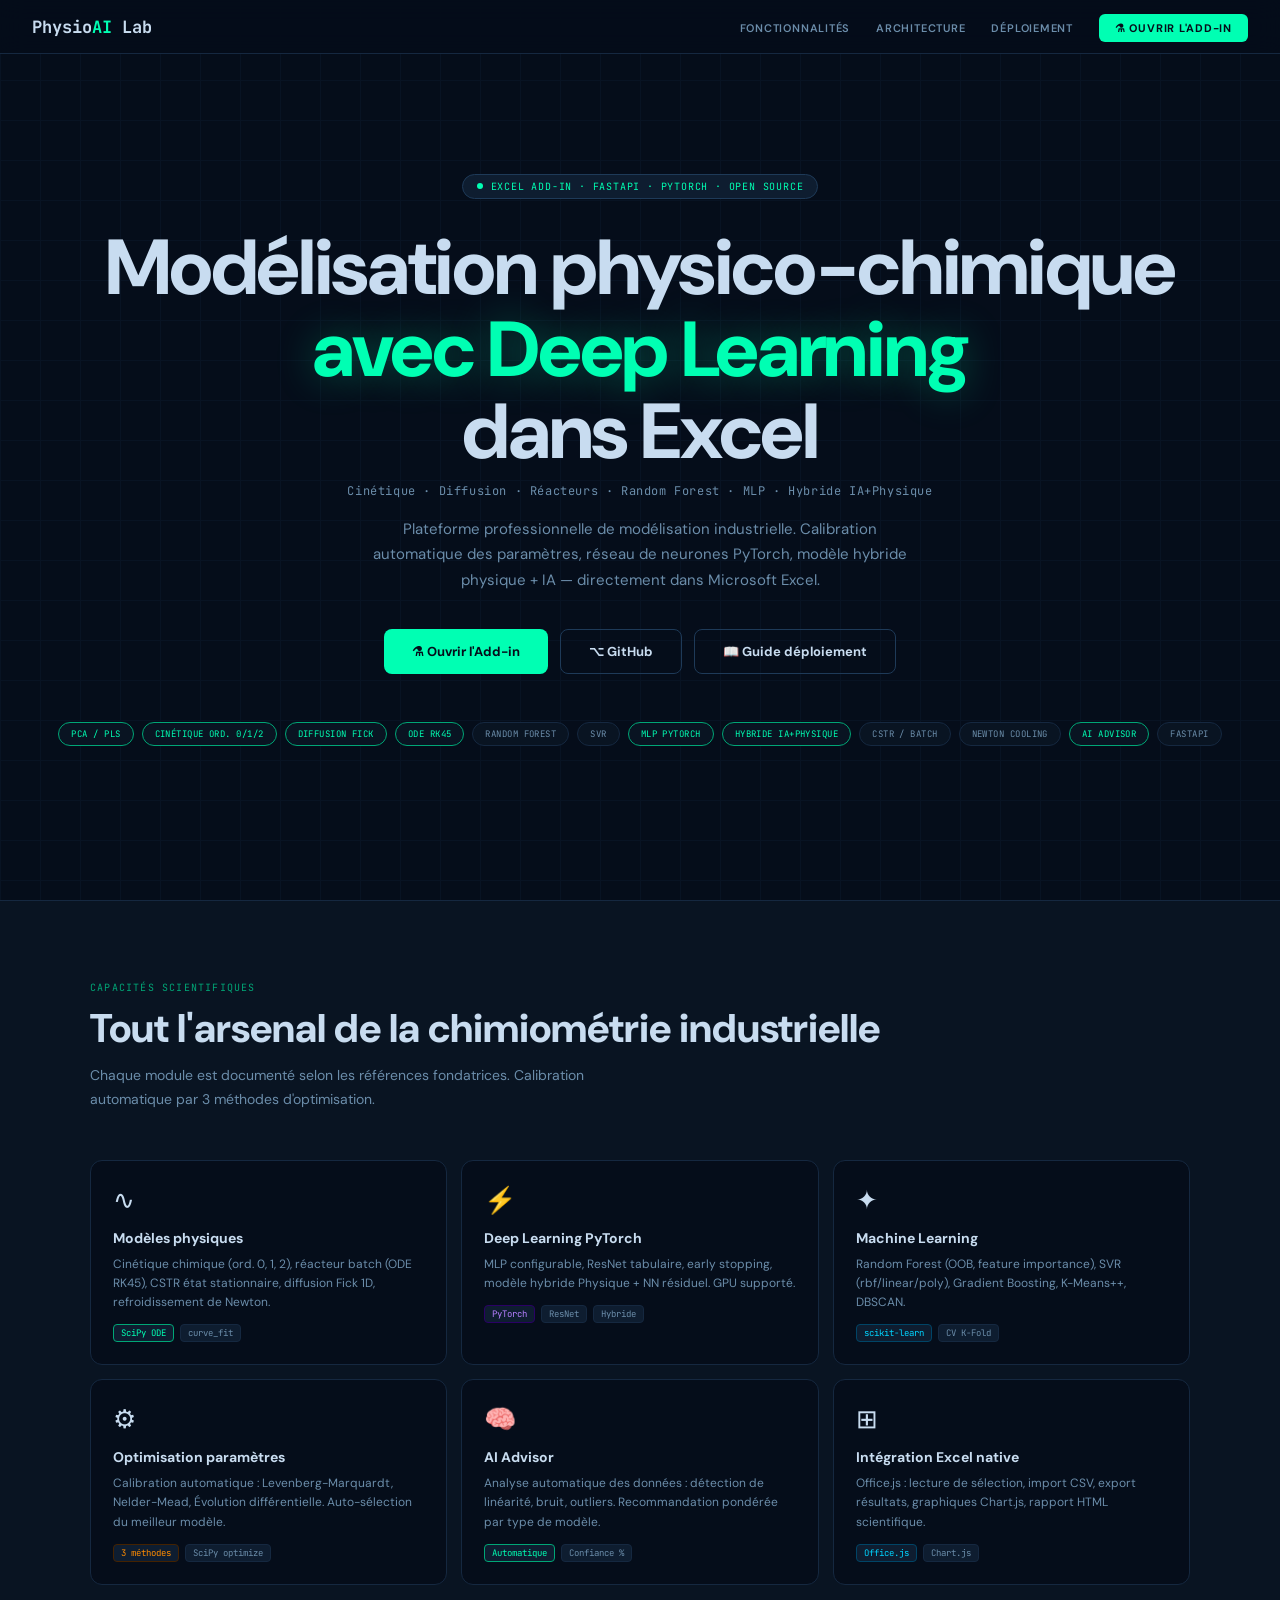
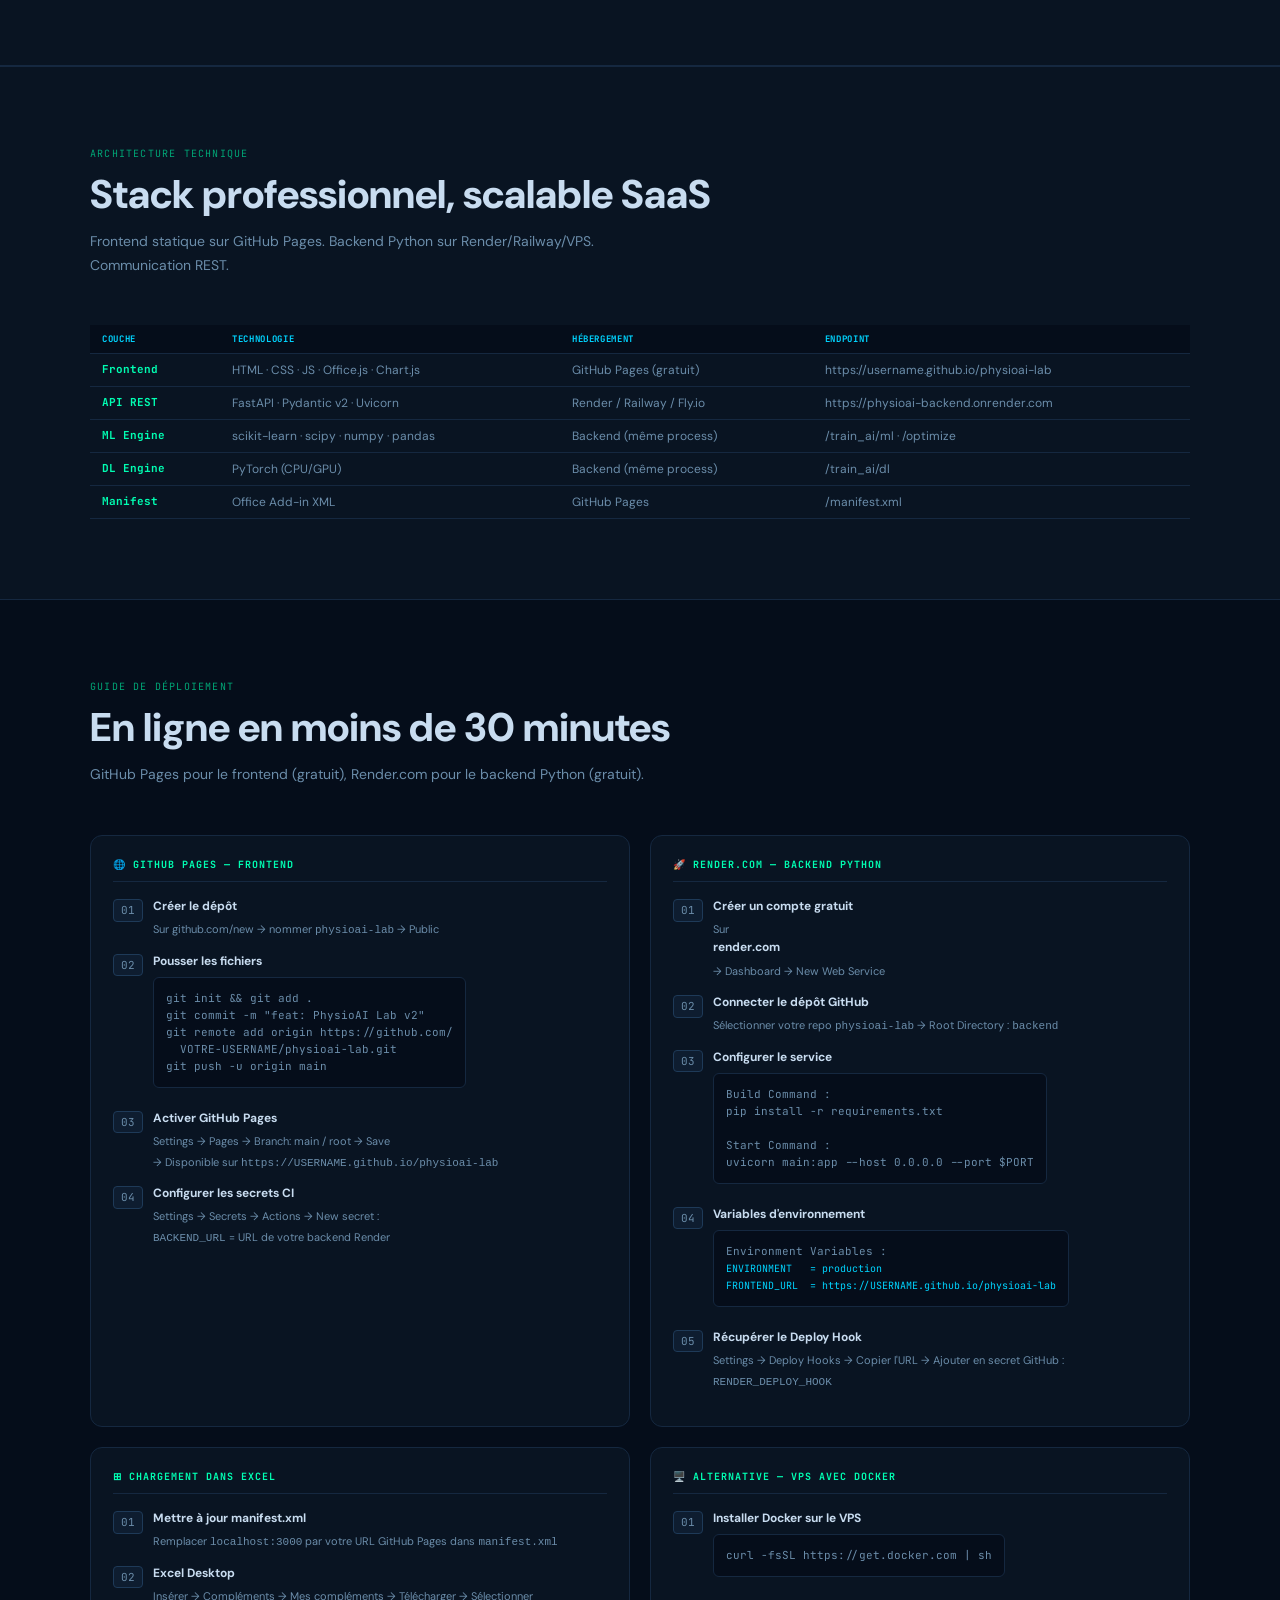
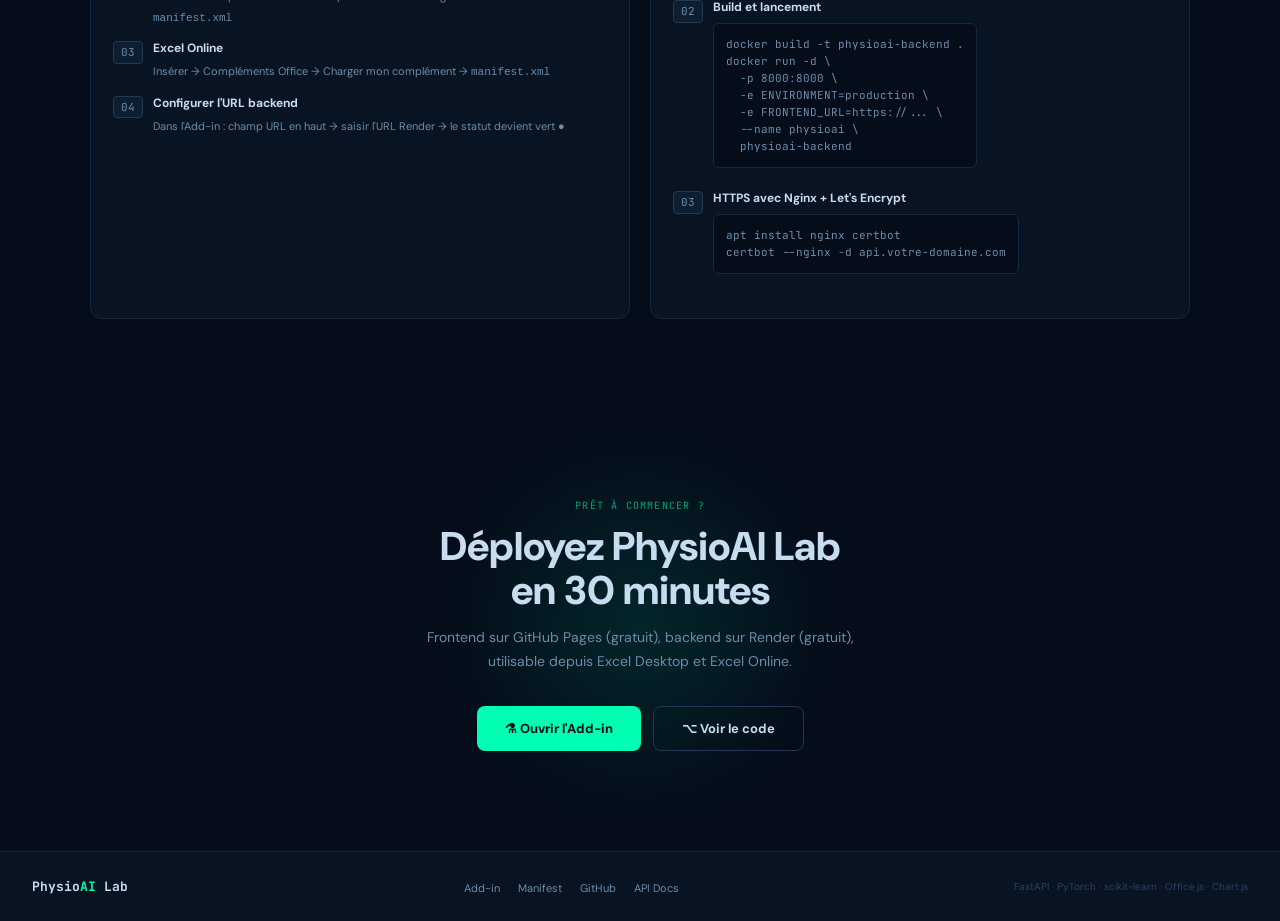
<file: index.html>
<!DOCTYPE html>
<html lang="fr">
<head>
  <meta charset="UTF-8"/>
  <meta name="viewport" content="width=device-width,initial-scale=1.0"/>
  <title>PhysioAI Lab — Modélisation physico-chimique + IA</title>
  <link rel="preconnect" href="https://fonts.googleapis.com">
  <link href="https://fonts.googleapis.com/css2?family=JetBrains+Mono:wght@400;700&family=DM+Sans:wght@300;400;600;700;800&display=swap" rel="stylesheet">
  <link rel="icon" href="data:image/svg+xml,<svg xmlns='http://www.w3.org/2000/svg' viewBox='0 0 32 32'><rect width='32' height='32' rx='6' fill='%23050D1A'/><text x='16' y='22' text-anchor='middle' font-size='16' fill='%2300FFB3'>⚗</text></svg>"/>
  <style>
    :root {
      --bg:    #050D1A; --bg2: #091422; --bg3: #0E1D30;
      --border:#152840; --border2:#1E3A58;
      --green: #00FFB3; --green2:#00A676;
      --cyan:  #00D4FF; --blue: #3B82F6;
      --orange:#FF8C00; --purple:#B57FFF;
      --text:  #C8DCF0; --dim:  #6B8DAA; --faint:#2A4060;
      --mono:  'JetBrains Mono',monospace;
      --sans:  'DM Sans',sans-serif;
    }
    *,*::before,*::after{box-sizing:border-box;margin:0;padding:0}
    html{scroll-behavior:smooth}
    body{font-family:var(--sans);background:var(--bg);color:var(--text);overflow-x:hidden}

    body::before{
      content:'';position:fixed;inset:0;
      background-image:linear-gradient(var(--border) 1px,transparent 1px),linear-gradient(90deg,var(--border) 1px,transparent 1px);
      background-size:40px 40px;opacity:.25;pointer-events:none;z-index:0;
    }

    /* NAV */
    nav{position:fixed;top:0;left:0;right:0;z-index:100;background:rgba(5,13,26,.92);backdrop-filter:blur(12px);border-bottom:1px solid var(--border);display:flex;align-items:center;justify-content:space-between;padding:0 32px;height:54px}
    .nav-brand{font-family:var(--mono);font-size:17px;font-weight:700;color:var(--text)}
    .nav-brand span{color:var(--green)}
    .nav-links{display:flex;gap:26px;list-style:none}
    .nav-links a{font-size:11px;font-weight:600;color:var(--dim);text-decoration:none;text-transform:uppercase;letter-spacing:.07em;transition:color .15s}
    .nav-links a:hover{color:var(--green)}
    .nav-cta{background:var(--green);color:var(--bg)!important;padding:7px 16px;border-radius:6px;font-weight:700!important}
    .nav-cta:hover{box-shadow:0 0 16px rgba(0,255,179,.4)!important}

    /* HERO */
    .hero{position:relative;z-index:1;min-height:100vh;display:flex;flex-direction:column;align-items:center;justify-content:center;text-align:center;padding:80px 24px 60px}
    .badge{display:inline-flex;align-items:center;gap:8px;background:var(--bg3);border:1px solid var(--border2);border-radius:20px;padding:5px 14px;font-family:var(--mono);font-size:10px;color:var(--green);letter-spacing:.08em;text-transform:uppercase;margin-bottom:28px;animation:fadeUp .6s ease both}
    .dot{width:6px;height:6px;background:var(--green);border-radius:50%;animation:pulse 2s infinite}
    @keyframes pulse{0%,100%{opacity:1;transform:scale(1)}50%{opacity:.4;transform:scale(.7)}}
    h1{font-size:clamp(40px,7vw,78px);font-weight:800;line-height:1.05;letter-spacing:-.03em;margin-bottom:10px;animation:fadeUp .7s .1s ease both}
    h1 span{color:var(--green);text-shadow:0 0 40px rgba(0,255,179,.3)}
    .sub{font-family:var(--mono);font-size:12px;color:var(--dim);letter-spacing:.05em;margin-bottom:18px;animation:fadeUp .7s .15s ease both}
    .desc{max-width:560px;font-size:15px;color:var(--dim);line-height:1.7;margin-bottom:36px;animation:fadeUp .7s .2s ease both}
    .btns{display:flex;gap:12px;justify-content:center;flex-wrap:wrap;animation:fadeUp .7s .25s ease both}
    .btn{display:inline-flex;align-items:center;gap:8px;padding:13px 28px;border-radius:8px;font-family:var(--sans);font-size:13px;font-weight:700;text-decoration:none;transition:all .15s}
    .btn-p{background:var(--green);color:var(--bg)}
    .btn-p:hover{box-shadow:0 0 24px rgba(0,255,179,.5);transform:translateY(-1px)}
    .btn-s{background:transparent;color:var(--text);border:1px solid var(--border2)}
    .btn-s:hover{border-color:var(--green2);color:var(--green);transform:translateY(-1px)}
    .chips{display:flex;gap:8px;justify-content:center;flex-wrap:wrap;margin-top:48px;animation:fadeUp .7s .35s ease both}
    .chip{background:var(--bg2);border:1px solid var(--border);border-radius:20px;padding:5px 12px;font-family:var(--mono);font-size:9px;color:var(--dim);letter-spacing:.05em;text-transform:uppercase}
    .chip.hi{border-color:var(--green2);color:var(--green)}
    @keyframes fadeUp{from{opacity:0;transform:translateY(16px)}to{opacity:1;transform:translateY(0)}}

    /* SECTIONS */
    section{position:relative;z-index:1;padding:80px 24px}
    .container{max-width:1100px;margin:0 auto}
    .sec-label{font-family:var(--mono);font-size:10px;color:var(--green2);letter-spacing:.12em;text-transform:uppercase;margin-bottom:12px}
    h2{font-size:clamp(26px,4vw,40px);font-weight:800;line-height:1.1;margin-bottom:14px}
    .sec-desc{font-size:14px;color:var(--dim);line-height:1.7;max-width:560px;margin-bottom:48px}

    /* FEATURES */
    #features{background:var(--bg2);border-top:1px solid var(--border);border-bottom:1px solid var(--border)}
    .features-grid{display:grid;grid-template-columns:repeat(auto-fill,minmax(280px,1fr));gap:14px}
    .feat{background:var(--bg);border:1px solid var(--border);border-radius:12px;padding:22px;transition:border-color .2s,transform .2s}
    .feat:hover{border-color:var(--green2);transform:translateY(-3px)}
    .feat-ico{font-size:26px;margin-bottom:12px;display:block}
    .feat-title{font-size:14px;font-weight:700;margin-bottom:8px}
    .feat-desc{font-size:12px;color:var(--dim);line-height:1.6}
    .feat-tags{display:flex;gap:6px;flex-wrap:wrap;margin-top:12px}
    .tag{background:var(--bg3);border:1px solid var(--border);border-radius:4px;padding:2px 7px;font-family:var(--mono);font-size:9px;color:var(--dim)}
    .tag.g{border-color:var(--green2);color:var(--green)}
    .tag.c{border-color:#004466;color:var(--cyan)}
    .tag.o{border-color:#442200;color:var(--orange)}
    .tag.p{border-color:#2a0066;color:var(--purple)}

    /* DEPLOY STEPS */
    #deploy{}
    .deploy-grid{display:grid;grid-template-columns:1fr 1fr;gap:20px;margin-top:48px}
    @media(max-width:680px){.deploy-grid{grid-template-columns:1fr}}
    .deploy-card{background:var(--bg2);border:1px solid var(--border);border-radius:12px;padding:22px}
    .deploy-card-title{font-family:var(--mono);font-size:10px;font-weight:700;color:var(--green);letter-spacing:.1em;text-transform:uppercase;margin-bottom:16px;padding-bottom:10px;border-bottom:1px solid var(--border)}
    .step{display:flex;gap:10px;margin-bottom:14px;align-items:flex-start}
    .step-n{font-family:var(--mono);font-size:10px;color:var(--green);background:var(--bg3);border:1px solid var(--border2);border-radius:4px;padding:2px 7px;white-space:nowrap;margin-top:1px;flex-shrink:0}
    .step strong{display:block;font-size:12px;color:var(--text);margin-bottom:3px}
    .step span{font-size:11px;color:var(--dim);line-height:1.5}
    pre{background:var(--bg);border:1px solid var(--border);border-radius:6px;padding:12px;font-family:var(--mono);font-size:10px;color:var(--cyan);overflow-x:auto;margin:8px 0;line-height:1.7}
    .cmd{color:var(--green)}
    .cmt{color:var(--faint)}

    /* ARCH */
    #architecture{background:var(--bg2);border-top:1px solid var(--border);border-bottom:1px solid var(--border)}
    .arch-table{width:100%;border-collapse:collapse;margin-top:32px;font-size:12px}
    .arch-table th{background:var(--bg);color:var(--cyan);padding:8px 12px;text-align:left;font-family:var(--mono);font-size:9px;font-weight:700;letter-spacing:.07em;text-transform:uppercase;border-bottom:1px solid var(--border)}
    .arch-table td{padding:8px 12px;border-bottom:1px solid var(--border);color:var(--dim);vertical-align:top}
    .arch-table td:first-child{color:var(--green);font-family:var(--mono);font-size:11px;font-weight:700}
    .arch-table tr:hover td{background:var(--bg3);color:var(--text)}

    /* CTA */
    #cta{text-align:center;padding:100px 24px}
    .cta-glow{position:absolute;width:400px;height:400px;background:radial-gradient(circle,rgba(0,255,179,.1),transparent 70%);left:50%;top:50%;transform:translate(-50%,-50%);pointer-events:none}

    /* FOOTER */
    footer{position:relative;z-index:1;background:var(--bg2);border-top:1px solid var(--border);padding:24px 32px;display:flex;align-items:center;justify-content:space-between;flex-wrap:wrap;gap:10px}
    .footer-brand{font-family:var(--mono);font-size:13px;font-weight:700}
    .footer-brand span{color:var(--green)}
    .footer-links{display:flex;gap:18px;list-style:none}
    .footer-links a{font-size:11px;color:var(--dim);text-decoration:none}
    .footer-links a:hover{color:var(--green)}
    .footer-note{font-size:10px;color:var(--faint)}

    @media(max-width:640px){nav{padding:0 16px}.nav-links{display:none}.btns{flex-direction:column;align-items:center}}
  </style>
</head>
<body>

<nav>
  <div class="nav-brand">Physio<span>AI</span> Lab</div>
  <ul class="nav-links">
    <li><a href="#features">Fonctionnalités</a></li>
    <li><a href="#architecture">Architecture</a></li>
    <li><a href="#deploy">Déploiement</a></li>
    <li><a href="taskpane.html" class="nav-cta">⚗ Ouvrir l'Add-in</a></li>
  </ul>
</nav>

<section class="hero">
  <div class="badge"><span class="dot"></span>Excel Add-in · FastAPI · PyTorch · Open Source</div>
  <h1>Modélisation physico-chimique<br><span>avec Deep Learning</span><br>dans Excel</h1>
  <p class="sub">Cinétique · Diffusion · Réacteurs · Random Forest · MLP · Hybride IA+Physique</p>
  <p class="desc">Plateforme professionnelle de modélisation industrielle. Calibration automatique des paramètres, réseau de neurones PyTorch, modèle hybride physique + IA — directement dans Microsoft Excel.</p>
  <div class="btns">
    <a href="taskpane.html" class="btn btn-p">⚗ Ouvrir l'Add-in</a>
    <a href="https://github.com/VOTRE-USERNAME/physioai-lab" class="btn btn-s" target="_blank">⌥ GitHub</a>
    <a href="#deploy" class="btn btn-s">📖 Guide déploiement</a>
  </div>
  <div class="chips">
    <span class="chip hi">PCA / PLS</span>
    <span class="chip hi">Cinétique ord. 0/1/2</span>
    <span class="chip hi">Diffusion Fick</span>
    <span class="chip hi">ODE RK45</span>
    <span class="chip">Random Forest</span>
    <span class="chip">SVR</span>
    <span class="chip hi">MLP PyTorch</span>
    <span class="chip hi">Hybride IA+Physique</span>
    <span class="chip">CSTR / Batch</span>
    <span class="chip">Newton cooling</span>
    <span class="chip hi">AI Advisor</span>
    <span class="chip">FastAPI</span>
  </div>
</section>

<!-- FEATURES -->
<section id="features">
  <div class="container">
    <p class="sec-label">Capacités scientifiques</p>
    <h2>Tout l'arsenal de la chimiométrie industrielle</h2>
    <p class="sec-desc">Chaque module est documenté selon les références fondatrices. Calibration automatique par 3 méthodes d'optimisation.</p>
    <div class="features-grid">
      <div class="feat"><span class="feat-ico">∿</span><div class="feat-title">Modèles physiques</div><p class="feat-desc">Cinétique chimique (ord. 0, 1, 2), réacteur batch (ODE RK45), CSTR état stationnaire, diffusion Fick 1D, refroidissement de Newton.</p><div class="feat-tags"><span class="tag g">SciPy ODE</span><span class="tag">curve_fit</span></div></div>
      <div class="feat"><span class="feat-ico">⚡</span><div class="feat-title">Deep Learning PyTorch</div><p class="feat-desc">MLP configurable, ResNet tabulaire, early stopping, modèle hybride Physique + NN résiduel. GPU supporté.</p><div class="feat-tags"><span class="tag p">PyTorch</span><span class="tag">ResNet</span><span class="tag">Hybride</span></div></div>
      <div class="feat"><span class="feat-ico">✦</span><div class="feat-title">Machine Learning</div><p class="feat-desc">Random Forest (OOB, feature importance), SVR (rbf/linear/poly), Gradient Boosting, K-Means++, DBSCAN.</p><div class="feat-tags"><span class="tag c">scikit-learn</span><span class="tag">CV K-Fold</span></div></div>
      <div class="feat"><span class="feat-ico">⚙</span><div class="feat-title">Optimisation paramètres</div><p class="feat-desc">Calibration automatique : Levenberg-Marquardt, Nelder-Mead, Évolution différentielle. Auto-sélection du meilleur modèle.</p><div class="feat-tags"><span class="tag o">3 méthodes</span><span class="tag">SciPy optimize</span></div></div>
      <div class="feat"><span class="feat-ico">🧠</span><div class="feat-title">AI Advisor</div><p class="feat-desc">Analyse automatique des données : détection de linéarité, bruit, outliers. Recommandation pondérée par type de modèle.</p><div class="feat-tags"><span class="tag g">Automatique</span><span class="tag">Confiance %</span></div></div>
      <div class="feat"><span class="feat-ico">⊞</span><div class="feat-title">Intégration Excel native</div><p class="feat-desc">Office.js : lecture de sélection, import CSV, export résultats, graphiques Chart.js, rapport HTML scientifique.</p><div class="feat-tags"><span class="tag c">Office.js</span><span class="tag">Chart.js</span></div></div>
    </div>
  </div>
</section>

<!-- ARCHITECTURE -->
<section id="architecture">
  <div class="container">
    <p class="sec-label">Architecture technique</p>
    <h2>Stack professionnel, scalable SaaS</h2>
    <p class="sec-desc">Frontend statique sur GitHub Pages. Backend Python sur Render/Railway/VPS. Communication REST.</p>
    <table class="arch-table">
      <thead><tr><th>Couche</th><th>Technologie</th><th>Hébergement</th><th>Endpoint</th></tr></thead>
      <tbody>
        <tr><td>Frontend</td><td>HTML · CSS · JS · Office.js · Chart.js</td><td>GitHub Pages (gratuit)</td><td>https://username.github.io/physioai-lab</td></tr>
        <tr><td>API REST</td><td>FastAPI · Pydantic v2 · Uvicorn</td><td>Render / Railway / Fly.io</td><td>https://physioai-backend.onrender.com</td></tr>
        <tr><td>ML Engine</td><td>scikit-learn · scipy · numpy · pandas</td><td>Backend (même process)</td><td>/train_ai/ml · /optimize</td></tr>
        <tr><td>DL Engine</td><td>PyTorch (CPU/GPU)</td><td>Backend (même process)</td><td>/train_ai/dl</td></tr>
        <tr><td>Manifest</td><td>Office Add-in XML</td><td>GitHub Pages</td><td>/manifest.xml</td></tr>
      </tbody>
    </table>
  </div>
</section>

<!-- DEPLOY -->
<section id="deploy">
  <div class="container">
    <p class="sec-label">Guide de déploiement</p>
    <h2>En ligne en moins de 30 minutes</h2>
    <p class="sec-desc">GitHub Pages pour le frontend (gratuit), Render.com pour le backend Python (gratuit).</p>

    <div class="deploy-grid">
      <!-- Frontend -->
      <div class="deploy-card">
        <div class="deploy-card-title">🌐 GitHub Pages — Frontend</div>
        <div class="step"><span class="step-n">01</span><div><strong>Créer le dépôt</strong><span>Sur github.com/new → nommer <code>physioai-lab</code> → Public</span></div></div>
        <div class="step"><span class="step-n">02</span><div><strong>Pousser les fichiers</strong>
          <pre><span class="cmd">git init && git add .</span>
<span class="cmd">git commit -m "feat: PhysioAI Lab v2"</span>
<span class="cmd">git remote add origin https://github.com/</span>
<span class="cmd">  VOTRE-USERNAME/physioai-lab.git</span>
<span class="cmd">git push -u origin main</span></pre>
        </div></div>
        <div class="step"><span class="step-n">03</span><div><strong>Activer GitHub Pages</strong><span>Settings → Pages → Branch: main / root → Save<br>→ Disponible sur <code>https://USERNAME.github.io/physioai-lab</code></span></div></div>
        <div class="step"><span class="step-n">04</span><div><strong>Configurer les secrets CI</strong><span>Settings → Secrets → Actions → New secret :<br><code>BACKEND_URL</code> = URL de votre backend Render</span></div></div>
      </div>

      <!-- Backend -->
      <div class="deploy-card">
        <div class="deploy-card-title">🚀 Render.com — Backend Python</div>
        <div class="step"><span class="step-n">01</span><div><strong>Créer un compte gratuit</strong><span>Sur <strong>render.com</strong> → Dashboard → New Web Service</span></div></div>
        <div class="step"><span class="step-n">02</span><div><strong>Connecter le dépôt GitHub</strong><span>Sélectionner votre repo <code>physioai-lab</code> → Root Directory : <code>backend</code></span></div></div>
        <div class="step"><span class="step-n">03</span><div><strong>Configurer le service</strong>
          <pre><span class="cmt">Build Command :</span>
<span class="cmd">pip install -r requirements.txt</span>

<span class="cmt">Start Command :</span>
<span class="cmd">uvicorn main:app --host 0.0.0.0 --port $PORT</span></pre>
        </div></div>
        <div class="step"><span class="step-n">04</span><div><strong>Variables d'environnement</strong>
          <pre><span class="cmt">Environment Variables :</span>
ENVIRONMENT   = production
FRONTEND_URL  = https://USERNAME.github.io/physioai-lab</pre>
        </div></div>
        <div class="step"><span class="step-n">05</span><div><strong>Récupérer le Deploy Hook</strong><span>Settings → Deploy Hooks → Copier l'URL → Ajouter en secret GitHub : <code>RENDER_DEPLOY_HOOK</code></span></div></div>
      </div>

      <!-- Excel -->
      <div class="deploy-card">
        <div class="deploy-card-title">⊞ Chargement dans Excel</div>
        <div class="step"><span class="step-n">01</span><div><strong>Mettre à jour manifest.xml</strong><span>Remplacer <code>localhost:3000</code> par votre URL GitHub Pages dans <code>manifest.xml</code></span></div></div>
        <div class="step"><span class="step-n">02</span><div><strong>Excel Desktop</strong><span>Insérer → Compléments → Mes compléments → Télécharger → Sélectionner <code>manifest.xml</code></span></div></div>
        <div class="step"><span class="step-n">03</span><div><strong>Excel Online</strong><span>Insérer → Compléments Office → Charger mon complément → <code>manifest.xml</code></span></div></div>
        <div class="step"><span class="step-n">04</span><div><strong>Configurer l'URL backend</strong><span>Dans l'Add-in : champ URL en haut → saisir l'URL Render → le statut devient vert ●</span></div></div>
      </div>

      <!-- VPS -->
      <div class="deploy-card">
        <div class="deploy-card-title">🖥️ Alternative — VPS avec Docker</div>
        <div class="step"><span class="step-n">01</span><div><strong>Installer Docker sur le VPS</strong>
          <pre><span class="cmd">curl -fsSL https://get.docker.com | sh</span></pre>
        </div></div>
        <div class="step"><span class="step-n">02</span><div><strong>Build et lancement</strong>
          <pre><span class="cmd">docker build -t physioai-backend .</span>
<span class="cmd">docker run -d \
  -p 8000:8000 \
  -e ENVIRONMENT=production \
  -e FRONTEND_URL=https://... \
  --name physioai \
  physioai-backend</span></pre>
        </div></div>
        <div class="step"><span class="step-n">03</span><div><strong>HTTPS avec Nginx + Let's Encrypt</strong>
          <pre><span class="cmd">apt install nginx certbot</span>
<span class="cmd">certbot --nginx -d api.votre-domaine.com</span></pre>
        </div></div>
      </div>
    </div>
  </div>
</section>

<!-- CTA -->
<section id="cta" style="position:relative">
  <div class="cta-glow"></div>
  <div class="container" style="position:relative;z-index:1;text-align:center">
    <p class="sec-label" style="text-align:center">Prêt à commencer ?</p>
    <h2>Déployez PhysioAI Lab<br>en 30 minutes</h2>
    <p style="max-width:480px;margin:0 auto 32px;font-size:14px;color:var(--dim);line-height:1.7">Frontend sur GitHub Pages (gratuit), backend sur Render (gratuit), utilisable depuis Excel Desktop et Excel Online.</p>
    <div class="btns" style="justify-content:center">
      <a href="taskpane.html" class="btn btn-p">⚗ Ouvrir l'Add-in</a>
      <a href="https://github.com/VOTRE-USERNAME/physioai-lab" class="btn btn-s" target="_blank">⌥ Voir le code</a>
    </div>
  </div>
</section>

<footer>
  <div class="footer-brand">Physio<span>AI</span> Lab</div>
  <ul class="footer-links">
    <li><a href="taskpane.html">Add-in</a></li>
    <li><a href="manifest.xml">Manifest</a></li>
    <li><a href="https://github.com/VOTRE-USERNAME/physioai-lab" target="_blank">GitHub</a></li>
    <li><a href="https://physioai-backend.onrender.com/docs" target="_blank">API Docs</a></li>
  </ul>
  <div class="footer-note">FastAPI · PyTorch · scikit-learn · Office.js · Chart.js</div>
</footer>

</body>
</html>
</file>
